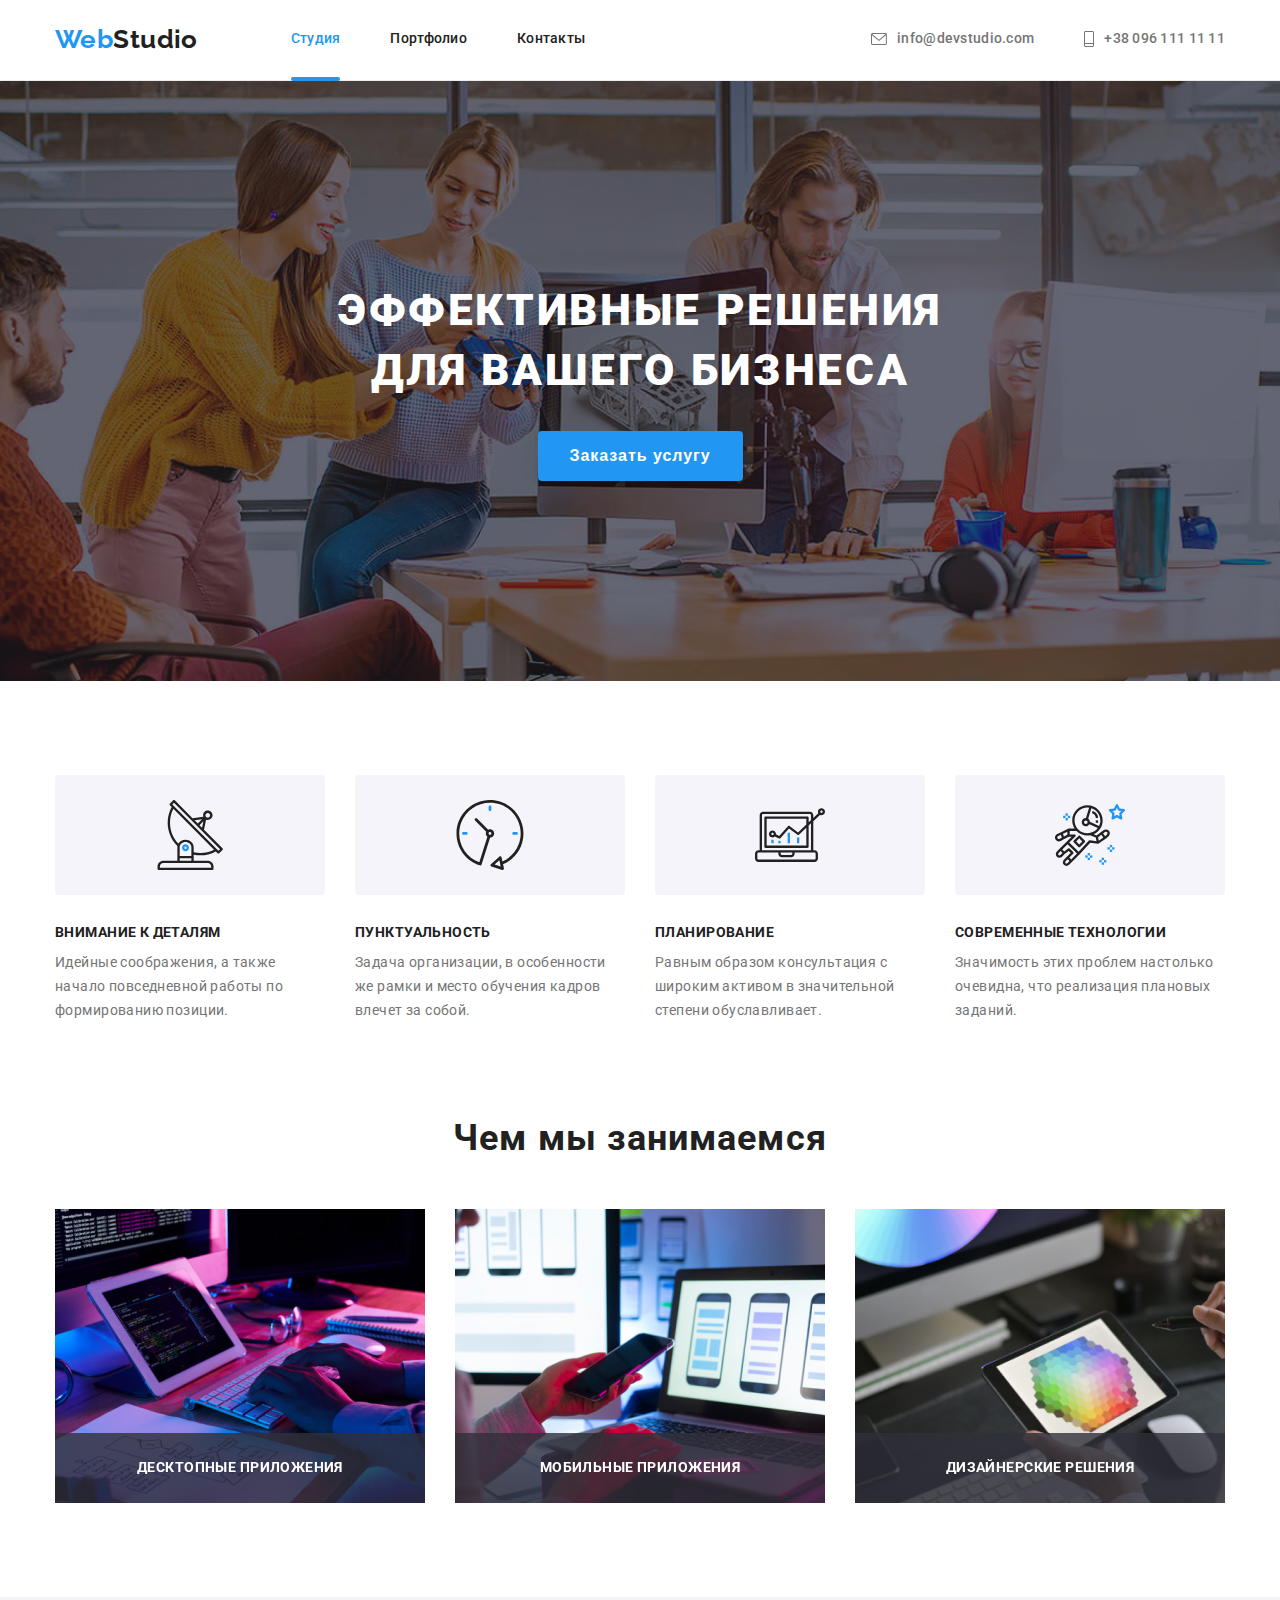
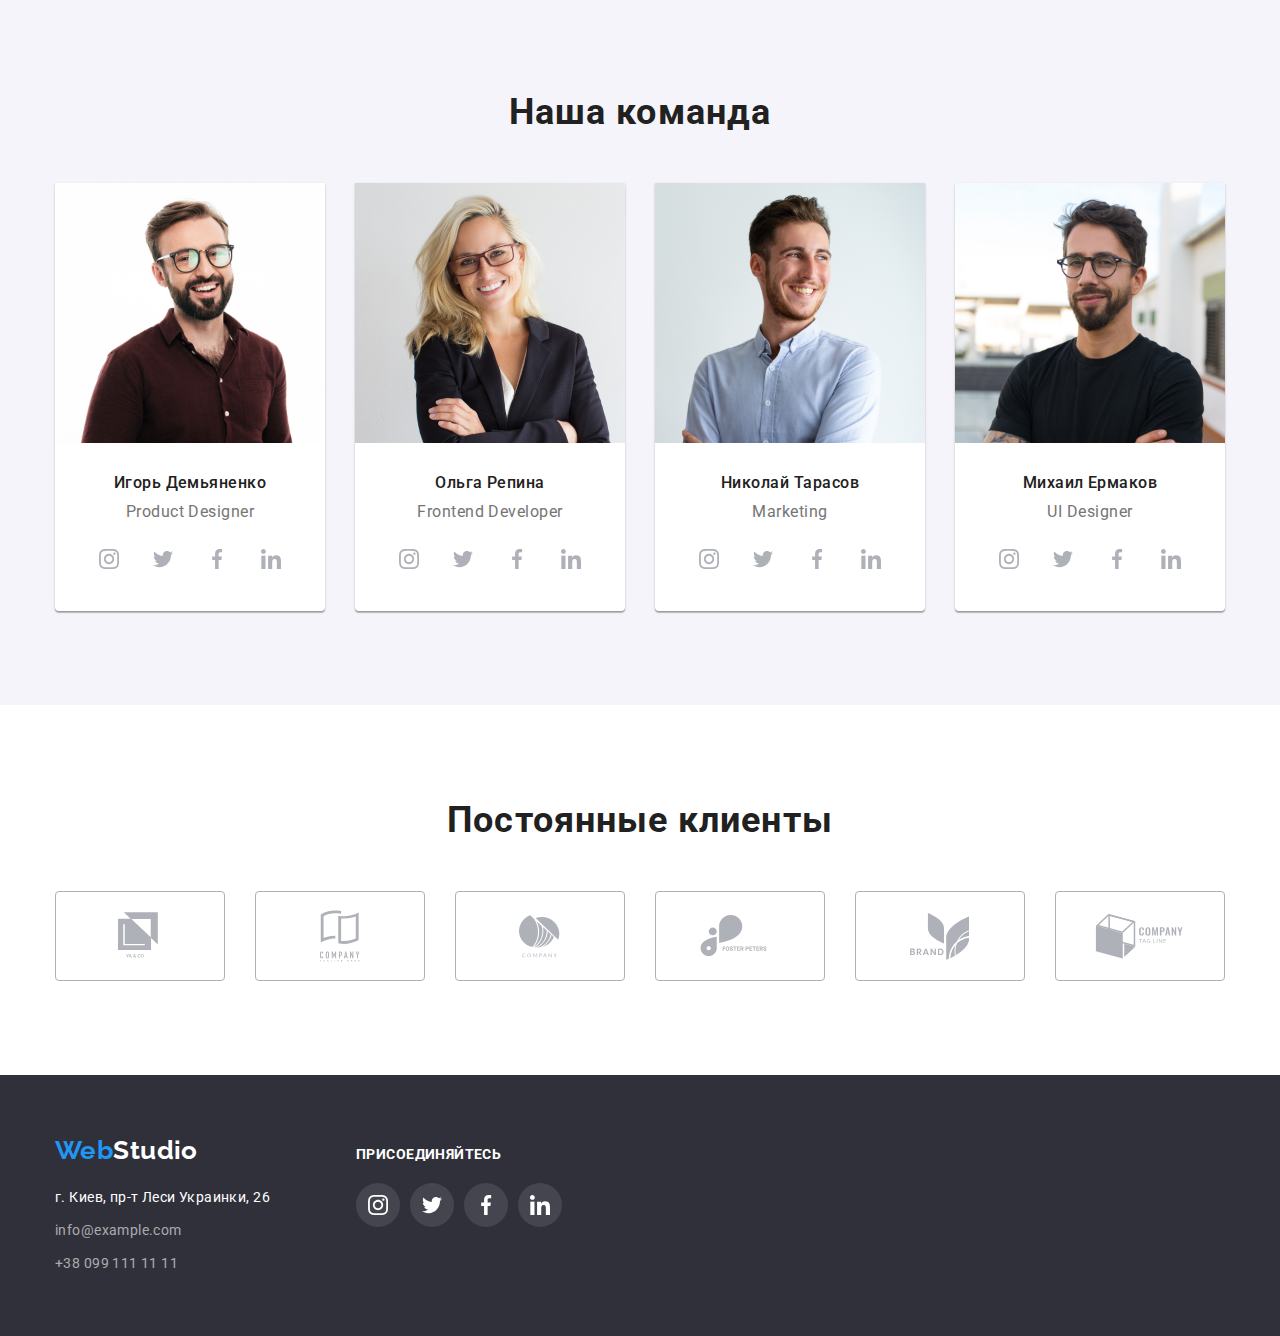
<file: index.html>
<!DOCTYPE html>
<html lang="ru">
<head>
    <meta charset="UTF-8">
    <meta name="viewport" content="width=device-width, initial-scale=1.0">
    <!--ПОДКЛЮЧЕНИЕ СТИЛЕЙ-->
    <link rel="stylesheet" href="./css/style.css">
    <link rel="preconnect" href="https://fonts.gstatic.com">
    <link href="https://fonts.googleapis.com/css2?family=Raleway:wght@700&family=Roboto:wght@400;500;700;900&display=swap" rel="stylesheet" />
    <link rel="stylesheet" href="./css/modern-normalize.css">

    <title>WebStudio</title>

</head>

<body>
    <!-- Шапка сайта -->

    <header>
        <div class="container nav">
            <nav class="main-nav">
                <a class="header-logo" href="./index.html">
                    <span>Web</span>
                    <span class="studio">Studio</span></a>
                <ul class="site-nav">
                    <li><a class="link current" href="./index.html">Студия</a></li>
                    <li><a class="link" href="./portfolio.html">Портфолио</a></li>
                    <li><a class="link" href="">Контакты</a></li>
                </ul>
            </nav>
            <ul class="contacts-header">
                <li class="item">
                    <a class="link" href="mailto:info@devstudio.com">
                        <svg class="contact-icon" width="16" height="12">
                            <use href="./images/symbol-defs.svg#envelope"></use>
                        </svg>
                        info@devstudio.com
                    </a>
                </li>
                <li class="item">
                    <a class="link" href="tell:+380961111111">
                        <svg width="10" height="16">
                            <use href="./images/symbol-defs.svg#phone"></use>
                        </svg>
                        +38 096 111 11 11
                    </a>
                </li>
            </ul>
        </div>
    </header>

    <main>
    <!-- Герой -->
        <section class="hero">
            <h1 class="hero-title">Эффективные решения<br> для вашего бизнеса</h1>
            <button type="button" class="hero-buton" data-modal-open>Заказать услугу</button>
            <div class="backdrop is-hidden" data-modal>
                <div class="modal">
                    <button type="button" data-modal-close>
                        <svg width="11" height="11">
                            <use href="./images/symbol-defs.svg#close"></use>
                        </svg>
                    </button>
                </div>
            </div>
        </section>
    <!-- Особенности -->
        <section class="features section">
            <div class="container">
                <h2 class="section-title hidden">Особенности</h2>
                <ul class="features-list">
                    <li>
                        <div>
                            <svg width="70" height="70">
                            <use href="./images/symbol-defs.svg#antenna"></use>
                        </svg>
                        </div>
                        <h3>Внимание к деталям</h3>
                        <p>Идейные соображения, а также начало повседневной работы по формированию позиции.</p>
                    </li>
                    <li>
                        <div>
                            <svg width="70" height="70">
                                <use href="./images/symbol-defs.svg#clock"></use>
                            </svg>
                        </div>
                        <h3>Пунктуальность</h3>
                        <p>Задача организации, в особенности же рамки и место обучения кадров влечет за собой.</p>
                    </li>
                    <li>
                        <div>
                            <svg width="70" height="70">
                                <use href="./images/symbol-defs.svg#diagram"></use>
                            </svg>
                        </div>
                        <h3>Планирование</h3>
                        <p>Равным образом консультация с широким активом в значительной степени обуславливает.</p>
                    </li>
                    <li>
                        <div>
                            <svg width="70" height="70">
                                <use href="./images/symbol-defs.svg#astronaut"></use>
                            </svg>
                        </div>
                        <h3>Современные технологии</h3>
                        <p>Значимость этих проблем настолько очевидна, что реализация плановых заданий.</p>
                    </li>
                </ul>
            </div>
        </section>
    <!-- Чем мы занимаемся -->
        <section class="our-directions section">
            <div class="container">
                <h2 class="section-title">Чем мы занимаемся</h2>
                <ul class="directions-list">
                    <li>
                        <p class="direction-overlay">Десктопные приложения </p>
                        <img src="./images/img_1.png" alt="technology1" width="370" />
                    </li>
                    <li>
                        <p class="direction-overlay">Мобильные приложения</p>
                        <img src="./images/img_2.png" alt="technology2" width="370" />
                    </li>
                    <li>
                        <p class="direction-overlay">Дизайнерские решения</p>
                        <img src="./images/img_3.png" alt="technology3" width="370" />
                    </li>
                </ul>
            </div>
        </section>
    <!-- Наша команда -->
        <section class="team section">
            <div class="container">  
                <h2 class="section-title">Наша команда</h2>
                <ul class="team-list">
                    <li>
                        <img src="./images/Product_Designer.jpg" alt="Игорь Демьяненко" width="270" />
                        <div class="team-container">
                            <h3>Игорь Демьяненко</h3>
                            <p>Product Designer</p>
                        </div>
                        <div class="social-container">
                            <ul class="social-icon">
                                <li>
                                    <a href="">
                                        <svg width="20" height="20">
                                            <use href="./images/symbol-defs.svg#instagram"></use>
                                        </svg>
                                    </a>
                                </li>
                                <li>
                                    <a href="">
                                        <svg width="20" height="20">
                                            <use href="./images/symbol-defs.svg#twitter"></use>
                                        </svg>
                                    </a>
                                </li>
                                <li>
                                    <a href="">
                                        <svg width="20" height="20">
                                            <use href="./images/symbol-defs.svg#facebook"></use>
                                        </svg>
                                    </a>
                                </li>
                                <li>
                                    <a href="">
                                        <svg width="20" height="20">
                                            <use href="./images/symbol-defs.svg#linkedin"></use>
                                        </svg>
                                    </a>
                                </li>
                            </ul> 
                        </div>
                    </li>
                    <li>
                        <img src="./images/Frontend_Developer.jpg" alt="Ольга Репина" width="270" />
                        <div class="team-container">
                            <h3 class="team-title">Ольга Репина</h3>
                            <p>Frontend Developer</p>
                            <div class="social-container">
                                <ul class="social-icon">
                                    <li>
                                        <a href="">
                                            <svg width="20" height="20">
                                                <use href="./images/symbol-defs.svg#instagram"></use>
                                            </svg>
                                        </a>
                                    </li>
                                    <li>
                                        <a href="">
                                            <svg width="20" height="20">
                                                <use href="./images/symbol-defs.svg#twitter"></use>
                                            </svg>
                                        </a>
                                    </li>
                                    <li>
                                        <a href="">
                                            <svg width="20" height="20">
                                                <use href="./images/symbol-defs.svg#facebook"></use>
                                            </svg>
                                        </a>
                                    </li>
                                    <li>
                                        <a href="">
                                            <svg width="20" height="20">
                                                <use href="./images/symbol-defs.svg#linkedin"></use>
                                            </svg>
                                        </a>
                                    </li>
                                </ul>
                            </div>
                        </div>
                    </li>
                    <li>
                        <img src="./images/Marketing.jpg" alt="Николай Тарасов" width="270" />
                        <div class="team-container">
                            <h3 class="team-title">Николай Тарасов</h3>
                            <p>Marketing</p>
                            <div class="social-container">
                                <ul class="social-icon">
                                    <li>
                                        <a href="">
                                            <svg width="20" height="20">
                                                <use href="./images/symbol-defs.svg#instagram"></use>
                                            </svg>
                                        </a>
                                    </li>
                                    <li>
                                        <a href="">
                                            <svg width="20" height="20">
                                                <use href="./images/symbol-defs.svg#twitter"></use>
                                            </svg>
                                        </a>
                                    </li>
                                    <li>
                                        <a href="">
                                            <svg width="20" height="20">
                                                <use href="./images/symbol-defs.svg#facebook"></use>
                                            </svg>
                                        </a>
                                    </li>
                                    <li>
                                        <a href="">
                                            <svg width="20" height="20">
                                                <use href="./images/symbol-defs.svg#linkedin"></use>
                                            </svg>
                                        </a>
                                    </li>
                                </ul>
                            </div>
                        </div>
                    </li>
                    <li>
                        <img src="./images/UI_Designer.jpg" alt="Михаил Ермаков" width="270" />
                        <div class="team-container">
                            <h3 class="team-title">Михаил Ермаков</h3>
                            <p>UI Designer</p>
                            <div class="social-container">
                                <ul class="social-icon">
                                    <li>
                                        <a href="">
                                            <svg width="20" height="20">
                                                <use href="./images/symbol-defs.svg#instagram"></use>
                                            </svg>
                                        </a>
                                    </li>
                                    <li>
                                        <a href="">
                                            <svg width="20" height="20">
                                                <use href="./images/symbol-defs.svg#twitter"></use>
                                            </svg>
                                        </a>
                                    </li>
                                    <li>
                                        <a href="">
                                            <svg width="20" height="20">
                                                <use href="./images/symbol-defs.svg#facebook"></use>
                                            </svg>
                                        </a>
                                    </li>
                                    <li>
                                        <a href="">
                                            <svg width="20" height="20">
                                                <use href="./images/symbol-defs.svg#linkedin"></use>
                                            </svg>
                                        </a>
                                    </li>
                                </ul>
                            </div>
                        </div>
                    </li>
                </ul>
            </div>
        </section>
    <!--Постоянные клиенты-->
        <section class="client section">
            <div class="container">
                <h2 class="section-title">Постоянные клиенты</h2>
                <ul class="client-list">
                    <li>
                        <a href="">
                            <svg width="44" height="49">
                                <use href="./images/symbol-defs.svg#logo_1"></use>
                            </svg>
                        </a>
                    </li>
                    <li>
                        <a href="">
                        <svg width="40" height="52">
                            <use href="./images/symbol-defs.svg#logo_2"></use>
                        </svg>
                        </a>
                    </li>
                    <li>
                        <a href="">
                        <svg width="41" height="43">
                            <use href="./images/symbol-defs.svg#logo_3"></use>
                        </svg>
                        </a>
                    </li>
                    <li>
                        <a href="">
                        <svg width="80" height="42">
                            <use href="./images/symbol-defs.svg#logo_4"></use>
                        </svg>
                        </a>
                    </li>
                    <li>
                        <a href="">
                        <svg width="59" height="47">
                            <use href="./images/symbol-defs.svg#logo_5"></use>
                        </svg>
                        </a>
                    </li>
                    <li>
                        <a href="">
                        <svg width="89" height="45">
                            <use href="./images/symbol-defs.svg#logo_6"></use>
                        </svg>
                        </a>
                    </li>
                </ul>
            </div>
        </section>
    </main>
    <!--Подвал-->
    <footer class="fooder">
        <div class="container">
            <div class="info">
                <a class="fooder-logo" href="./index.html">
                    <span>Web</span>
                    <span class="studio">Studio</span>
                </a>
                <address class="addres"> г. Киев, пр-т Леси Украинки, 26</address>
                <ul class="contacts-fooder">
                    <li><a href="mailto:info@devstudio.com">info@example.com</a></li>
                    <li><a href="tell:+380961111111">+38 099 111 11 11</a></li>
                </ul>
            </div>
            <div class="social-container">
                <p>Присоединяйтесь</p>
                <ul class="social-icon">
                    <li>
                        <a href="">
                            <svg width="20" height="20">
                                <use href="./images/symbol-defs.svg#instagram"></use>
                            </svg>
                        </a>
                    </li>
                    <li>
                        <a href="">
                            <svg width="20" height="20">
                                <use href="./images/symbol-defs.svg#twitter"></use>
                            </svg>
                        </a>
                    </li>
                    <li>
                        <a href="">
                            <svg width="20" height="20">
                                <use href="./images/symbol-defs.svg#facebook"></use>
                            </svg>
                        </a>
                    </li>
                    <li>
                        <a href="">
                            <svg width="20" height="20">
                                <use href="./images/symbol-defs.svg#linkedin"></use>
                            </svg>
                        </a>
                    </li>
                </ul>
            </div>
        </div>
    </footer>
    <script src="./js/modal.js"></script>
</body>
</html>
</file>
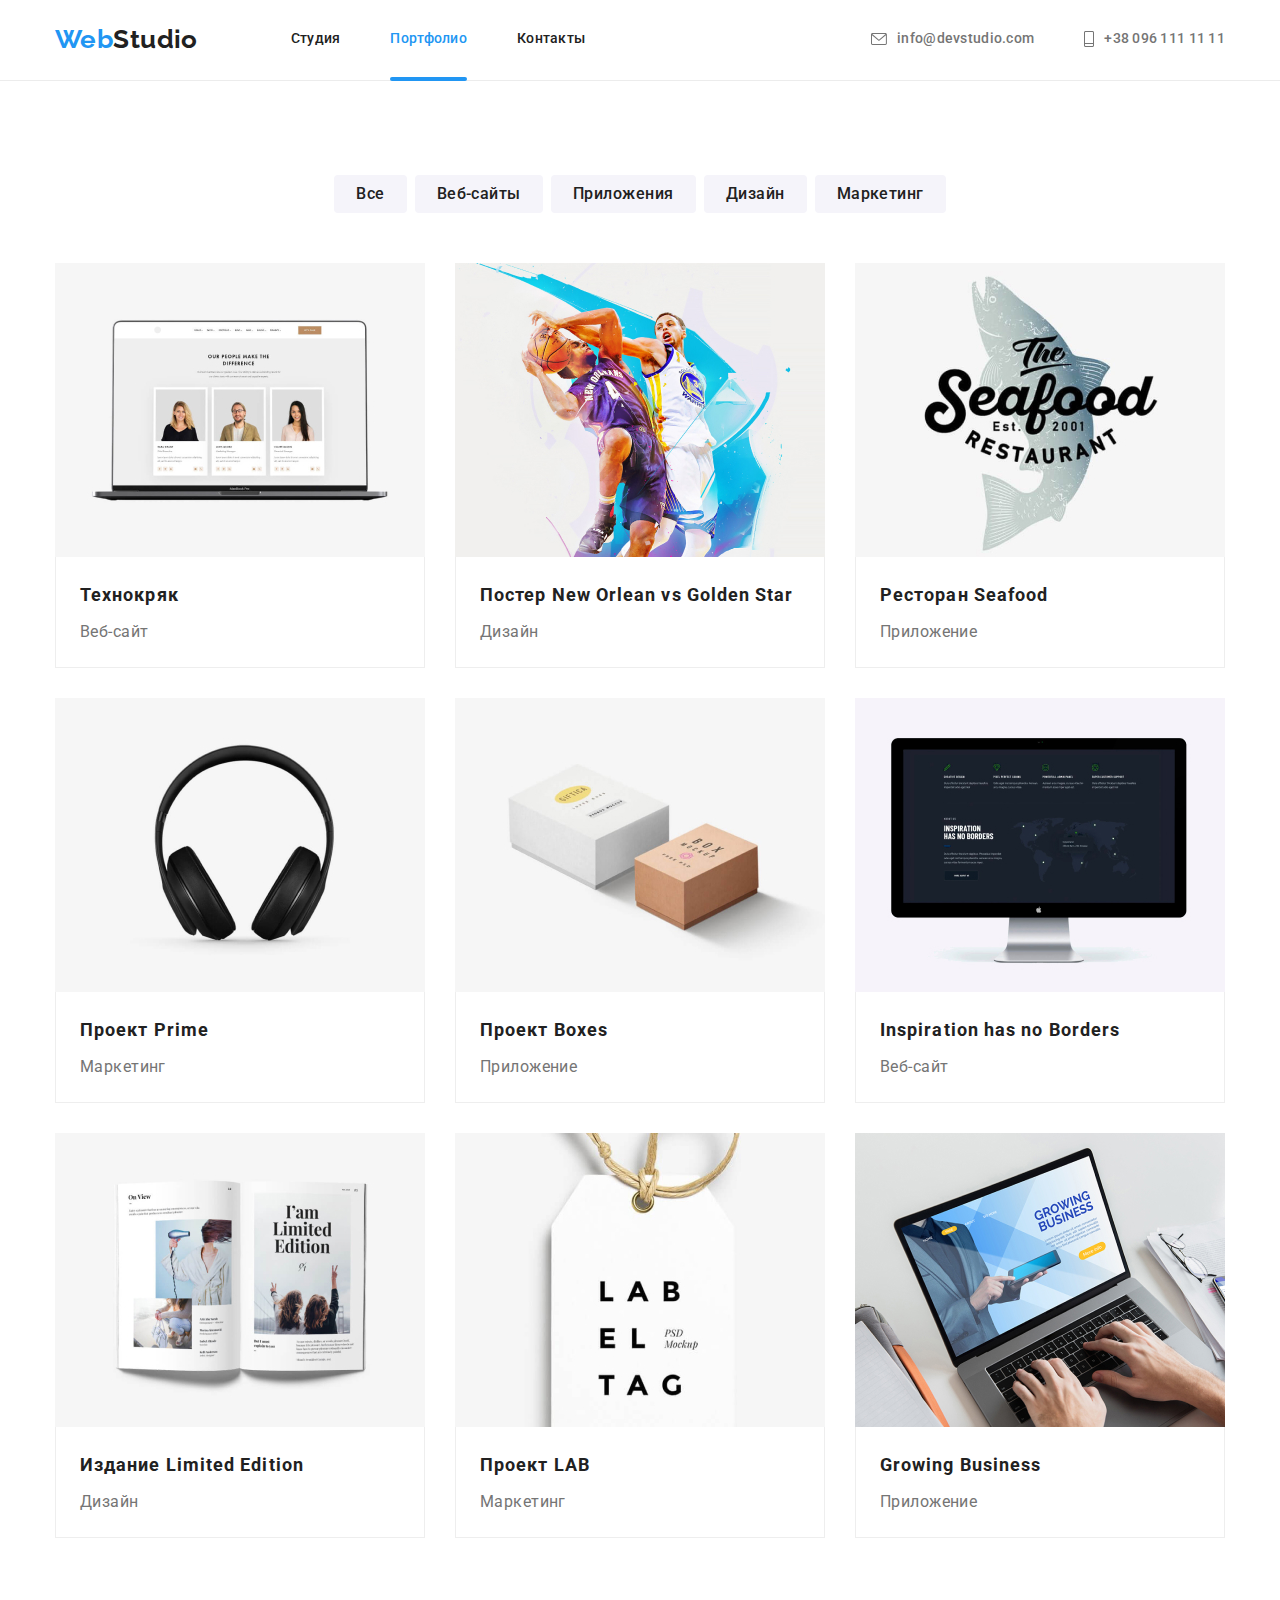
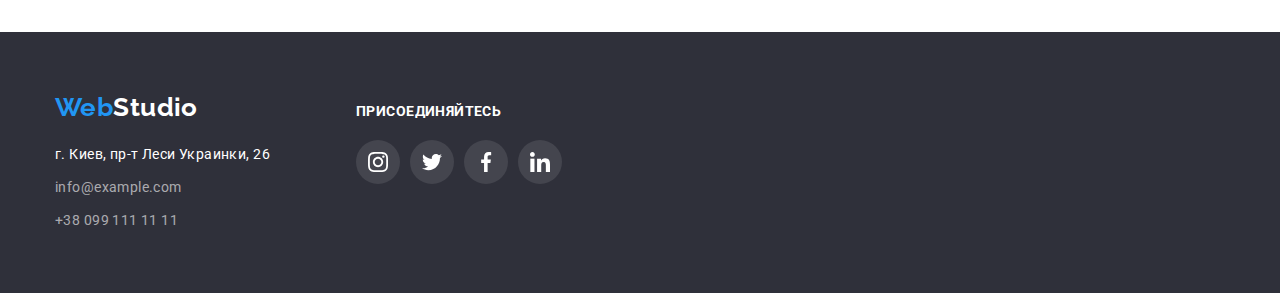
<file: portfolio.html>
<!DOCTYPE html>
<html lang="ru">
<head>
    <meta charset="UTF-8">
    <meta name="viewport" content="width=device-width, initial-scale=1.0">
    <!--ПОДКЛЮЧЕНИЕ СТИЛЕЙ-->
    <link rel="stylesheet" href="./css/style.css">
    <link rel="preconnect" href="https://fonts.gstatic.com">
    <link href="https://fonts.googleapis.com/css2?family=Raleway:wght@700&family=Roboto:wght@400;500;700;900&display=swap" rel="stylesheet" />
    <link rel="stylesheet" href="./css/modern-normalize.css">

    <title>WebStudio</title>

</head>

<body>
    <!-- Шапка сайта -->

    <header>
        <div class="container nav">
            <nav class="main-nav">
                <a class="header-logo" href="./index.html">
                    <span>Web</span>
                    <span class="studio">Studio</span></a>
                <ul class="site-nav">
                    <li class="item">
                        <a class="link" href="./index.html">Студия</a>
                    </li>
                    <li class="item">
                        <a class="link current" href="./portfolio.html">Портфолио</a>
                    </li>
                    <li class="item">
                        <a class="link" href="">Контакты</a>
                    </li>
                </ul>
            </nav>
            <ul class="contacts-header">
                <li class="item">
                    <a class="link" href="mailto:info@devstudio.com">
                        <svg class="contact-icon" width="16" height="12">
                            <use href="./images/symbol-defs.svg#envelope"></use>
                        </svg>
                        info@devstudio.com
                    </a>
                </li>
                <li class="item">
                    <a class="link" href="tell:+380961111111">
                        <svg width="10" height="16">
                            <use href="./images/symbol-defs.svg#phone"></use>
                        </svg>
                        +38 096 111 11 11
                    </a>
                </li>
            </ul>
        </div>
    </header>
    <!--Портфолио-->
    <main>
        <section class="section porfolio">
            <div class="container">
                <h1 class="section-title hidden">Портфолио</h1>
                <ul class="content-selector list">
                    <li><button type="button">Все</button></li>
                    <li><button type="button">Веб-сайты</button></li>
                    <li><button type="button">Приложения</button></li>
                    <li><button type="button">Дизайн</button></li>
                    <li><button type="button">Маркетинг</button></li>
                </ul>
                <!--Весь контент-->
                <ul class="content-list">
                    <li class="projects">
                        <a class="project-link" href="">
                            <div class="project-thump">
                                <img src="./images/technocrack.jpg" alt="Технокряк" width="370"/>
                                <p class="project-overlay">Технокряк это современная площадка распространения коронавируса. Компании используют эту платформу для цифрового
                                шпионажа и атак на защищённые сервера конкурентов.</p>
                            </div>
                            <div class="project-content">
                                <h2>Технокряк</h2>
                                <p>Веб-сайт</p>
                            </div>
                        </a>
                    </li>
                    <li class="projects">
                        <a class="project-link" href="">
                            <div class="project-thump">
                                <img src="./images/new_orlean_vs_golden_star.jpg" alt="Постер New Orlean vs Golden Star" width="370" />
                                <p class="project-overlay">Технокряк это современная площадка распространения коронавируса. Компании используют эту
                                    платформу для цифрового
                                    шпионажа и атак на защищённые сервера конкурентов.</p>
                            </div>
                            <div class="project-content">
                                <h2>Постер New Orlean vs Golden Star</h2>
                                <p>Дизайн</p>
                            </div>
                        </a>
                    </li>
                    <li class="projects">
                        <a class="project-link" href="">
                            <div class="project-thump">
                                <img src="./images/seafood_restaurant.jpg" alt="Ресторан Seafood" width="370" />
                                <p class="project-overlay">Технокряк это современная площадка распространения коронавируса. Компании используют эту
                                    платформу для цифрового
                                    шпионажа и атак на защищённые сервера конкурентов.</p>
                            </div>
                            <div class="project-content">
                                <h2> Ресторан Seafood</h2>
                                <p>Приложение</p>
                            </div>
                        </a>
                    </li>
                    <li class="projects">
                        <a class="project-link" href="">
                            <div class="project-thump">
                                <img src="./images/prime_project.jpg" alt="Проект Prime" width="370" />
                                <p class="project-overlay">Технокряк это современная площадка распространения коронавируса. Компании используют эту
                                    платформу для цифрового
                                    шпионажа и атак на защищённые сервера конкурентов.</p>
                            </div>
                            <div class="project-content">
                                <h2>Проект Prime</h2>
                                <p>Маркетинг</p>
                            </div>
                        </a>
                    </li>
                    <li class="projects">
                        <a class="project-link" href="">
                            <div class="project-thump">
                                <img src="./images/boxes_project.jpg" alt="Проект Boxes" width="370" />
                                <p class="project-overlay">Технокряк это современная площадка распространения коронавируса. Компании используют эту
                                    платформу для цифрового
                                    шпионажа и атак на защищённые сервера конкурентов.</p>
                            </div>
                            <div class="project-content">
                                <h2>Проект Boxes</h2>
                                <p>Приложение</p>
                            </div>
                        </a>
                    </li>
                    <li class="projects">
                        <a class="project-link" href="">
                            <div class="project-thump">
                                <img src="./images/inspiration_has_no_borders.jpg" alt="Inspiration has no Borders" width="370" />
                                <p class="project-overlay">Технокряк это современная площадка распространения коронавируса. Компании используют эту
                                    платформу для цифрового
                                    шпионажа и атак на защищённые сервера конкурентов.</p>
                            </div>
                            <div class="project-content">
                                <h2>Inspiration has no Borders</h2>
                                <p>Веб-сайт</p>
                            </div>
                        </a>
                    </li>
                    <li class="projects">
                        <a class="project-link" href="">
                            <div class="project-thump">
                                <img src="./images/limited_edition.jpg" alt="Издание Limited Edition" width="370" />
                                <p class="project-overlay">Технокряк это современная площадка распространения коронавируса. Компании используют эту
                                    платформу для цифрового
                                    шпионажа и атак на защищённые сервера конкурентов.</p>
                            </div>
                            <div class="project-content">
                                <h2>Издание Limited Edition</h2>
                                <p>Дизайн</p>
                            </div>
                        </a>
                    </li>
                    <li class="projects">
                        <a class="project-link" href="">
                            <div class="project-thump">
                                <img src="./images/lab_project.jpg" alt="Проект LAB" width="370" />
                                <p class="project-overlay">Технокряк это современная площадка распространения коронавируса. Компании используют эту
                                    платформу для цифрового
                                    шпионажа и атак на защищённые сервера конкурентов.</p>
                            </div>
                            <div class="project-content">
                                <h2>Проект LAB</h2>
                                <p>Маркетинг</p>
                            </div>
                        </a>
                    </li>
                    <li class="projects">
                        <a class="project-link" href="">
                            <div class="project-thump">
                                <img src="./images/growing_business.jpg" alt="Growing Business" width="370" />
                                <p class="project-overlay">Технокряк это современная площадка распространения коронавируса. Компании используют эту
                                    платформу для цифрового
                                    шпионажа и атак на защищённые сервера конкурентов.</p>
                            </div>
                            <div class="project-content">
                                <h2>Growing Business</h2>
                                <p>Приложение</p>
                            </div>
                        </a>
                    </li>
                </ul>
            </div>
        </section>
    </main>

    <!--Подвал-->
    
    <footer class="fooder">
        <div class="container">
            <div class="info">
                <a class="fooder-logo" href="./index.html">
                    <span>Web</span>
                    <span class="studio">Studio</span>
                </a>
                <address class="addres"> г. Киев, пр-т Леси Украинки, 26</address>
                <ul class="contacts-fooder">
                    <li><a href="mailto:info@devstudio.com">info@example.com</a></li>
                    <li><a href="tell:+380961111111">+38 099 111 11 11</a></li>
                </ul>
            </div>
            <div class="social-container">
                <p>Присоединяйтесь</p>
                <ul class="social-icon">
                    <li>
                        <a href="">
                            <svg width="20" height="20">
                                <use href="./images/symbol-defs.svg#instagram"></use>
                            </svg>
                        </a>
                    </li>
                    <li>
                        <a href="">
                            <svg width="20" height="20">
                                <use href="./images/symbol-defs.svg#twitter"></use>
                            </svg>
                        </a>
                    </li>
                    <li>
                        <a href="">
                            <svg width="20" height="20">
                                <use href="./images/symbol-defs.svg#facebook"></use>
                            </svg>
                        </a>
                    </li>
                    <li>
                        <a href="">
                            <svg width="20" height="20">
                                <use href="./images/symbol-defs.svg#linkedin"></use>
                            </svg>
                        </a>
                    </li>
                </ul>
            </div>
        </div>
    </footer>
    </body>
    
    </html>
</file>
<file: css/style.css>
:root {
  --main-color: #ffffff;
  --primary-text-color: #757575;
  --title-text-color: #212121;
  --accent-color: #2196f3;
  --footer-contacts-text-color: rgba(255, 255, 255, 0.6);
  --main-dark-gray-color: #2f303a;
  --main-light-gray-color: #f5f4fa;
  --header-stroke-color: #ececec;
  --portfolio-stroke-color: #eeeeee;
  --hero-background-color: #c4c4c4;
  --hero-overlay-color: rgba(47, 48, 58, 0.4);
  --backdrop-black-color: #00000033;
  --modal-close-button-border-color: #0000001a;
  --time-function: cubic-bezier(0.4, 0, 0.2, 1);
}

/* Общие */

body {
  color: var(--primary-text-color);
  background-color: var(--main-color);
  font-family: roboto, sans-serif;
  font-weight: 400;
  font-size: 14px;
  line-height: 1.71;
  letter-spacing: 0.03em;
}

.container {
  width: 1200px;
  margin-left: auto;
  margin-right: auto;
  padding-left: 15px;
  padding-right: 15px;
}

.section {
  padding-top: 94px;
  padding-bottom: 94px;
}

.features.section {
  padding-bottom: 0px;
}

/* HEADER */
header {
  border-bottom: 1px solid var(--header-stroke-color);
}

.nav {
  display: flex;
  justify-content: space-between;
  align-items: center;
  margin-top: 24px;
  margin-bottom: 25px;
}

/* Лого шапки и подвала */

.header-logo,
.fooder-logo {
  display: inline-flex;
  color: var(--accent-color);
  font-family: Raleway, sans-serif;
  font-weight: 700;
  font-size: 26px;
  line-height: 1.19;
}

.header-logo .studio {
  color: var(--title-text-color);
}

/* Навигация шапки */

.main-nav {
  display: flex;
  align-items: center;
}

.site-nav {
  display: flex;
  font-weight: 500;
  font-size: 14px;
  line-height: 1.14;
  letter-spacing: 0.02em;
  margin-left: 93px;
}

.site-nav li {
  margin-right: 50px;
  position: relative;
}

.site-nav .link.current,
.site-nav .link.current:hover,
.site-nav .link.current:focus,
.site-nav .link:hover,
.site-nav .link:focus {
  color: var(--accent-color);
}

.site-nav .link.current::after {
  position: absolute;
  content: '';
  bottom: -33.5px;
  left: 0;
  width: 100%;
  height: 4px;
  background-color: var(--accent-color);
  border-radius: 2px;
}

.site-nav .link {
  color: var(--title-text-color);
  transition: 250ms var(--time-function);
}

/* Контакты шапки */

.contacts-header {
  display: flex;
  align-items: center;
}

.contacts-header a {
  color: var(--primary-text-color);
  font-weight: 500;
  font-size: 14px;
  line-height: 1.14;
  letter-spacing: 0.02em;
  margin-left: 50px;
}

.contacts-header a:hover,
.contacts-header a:focus,
.contacts-fooder a:hover,
.contacts-fooder a:focus {
  color: var(--accent-color);
}

.contacts-header svg {
  margin-right: 10px;
  fill: currentColor;
}

.contacts-header .link {
  display: flex;
  align-items: center;
  transition: 250ms var(--time-function);
}

/* Герой */

.hero {
  max-width: 1600px;
  height: 600px;
  padding-top: 200px;
  margin-left: auto;
  margin-right: auto;
  text-align: center;

  background-image: linear-gradient(var(--hero-overlay-color), var(--hero-overlay-color)), url('../images/hero_img.jpg');
  background-color: var(--main-dark-gray-color);
  background-position: center;
  background-repeat: no-repeat;
  background-size: cover;
}

.hero-title {
  color: var(--main-color);
  font-weight: 900;
  font-size: 44px;
  line-height: 1.36;
  letter-spacing: 0.06em;
  margin-bottom: 30px;
  text-transform: uppercase;
}

.hero-buton {
  display: inline-block;
  background-color: var(--accent-color);
  color: var(--main-color);
  font-weight: 700;
  font-size: 16px;
  line-height: 1.87;
  letter-spacing: 0.06em;
  padding: 10px 32px;
  box-shadow: 0px 4px 4px rgba(0, 0, 0, 0.15);
  border: 0px;
  border-radius: 4px;
  min-width: 200px;
}

.section-title {
  color: var(--title-text-color);
  font-weight: 700;
  font-size: 36px;
  line-height: 1.17;
  letter-spacing: 0.03em;
  margin-bottom: 50px;
  text-align: center;
}

/* Модальное окно */

.backdrop {
  position: fixed;
  top: 0px;
  left: 0px;
  width: 100%;
  height: 100%;

  background-color: var(--backdrop-black-color);
  opacity: 1;
  transition: opacity 500ms var(--time-function);
}

.backdrop.is-hidden {
  pointer-events: none;

  opacity: 0;
}

.backdrop.is-hidden .modal {
  transform: translate(-50%, -50%) scale(0.5);
  opacity: 0;
  transition: transform 500ms var(--time-function), opacity 500ms var(--time-function);
}

.modal {
  position: absolute;
  top: 50%;
  left: 50%;
  transform: translate(-50%, -50%) scale(1);

  width: 528px;
  height: 581px;
  border-radius: 4px;

  background-color: #ffffff;
  opacity: 1;
  box-shadow: 0px 1px 3px rgba(0, 0, 0, 0.12), 0px 1px 1px rgba(0, 0, 0, 0.14), 0px 2px 1px rgba(0, 0, 0, 0.2);
}

.modal button {
  position: absolute;
  display: flex;
  justify-content: center;
  align-items: center;

  top: 8px;
  right: 8px;
  width: 30px;
  height: 30px;
  border-radius: 50%;

  fill: #000000;
  background-color: #ffffff;
  border: 1px solid var(--modal-close-button-border-color);
  transition: fill 250ms var(--time-function);
}

/* Особенности */

.section-title.hidden {
  display: none;
}

.features-list {
  display: flex;
}

.features-list div {
  display: flex;
  height: 120px;
  margin-bottom: 30px;
  border-radius: 4px;
  background-color: #f5f4fa;
  justify-content: center;
  align-items: center;
}

.features-list h3 {
  color: var(--title-text-color);
  font-weight: 700;
  font-size: 14px;
  line-height: 1.14;
  margin-bottom: 10px;
  text-transform: uppercase;
}

.features-list li {
  width: calc((100% - 90px) / 4);
}

.features-list li:not(:last-child) {
  margin-right: 30px;
}

/* Чем мы занимаемся */

.directions-list {
  display: flex;
}

.directions-list li {
  position: relative;
}

.directions-list li:not(:last-child) {
  margin-right: 30px;
}

.direction-overlay {
  position: absolute;
  bottom: 0;
  width: 100%;
  height: 70px;
  display: flex;
  justify-content: center;
  align-items: center;
  font-weight: 700;
  font-size: 14px;
  line-height: 1.14;
  letter-spacing: 0.03em;
  text-transform: uppercase;
  color: var(--main-color);
  background-color: rgba(47, 48, 58, 0.8);
}

/* Секция Наша Команда */

.team.section {
  background-color: var(--main-light-gray-color);
}

.team-list {
  display: flex;
}

.team-list > li {
  box-shadow: 0px 1px 3px rgba(0, 0, 0, 0.12), 0px 1px 1px rgba(0, 0, 0, 0.14), 0px 2px 1px rgba(0, 0, 0, 0.2);
  border-radius: 0px 0px 4px 4px;
  background-color: var(--main-color);
  text-align: center;
}

.team-list li:not(:last-child) {
  margin-right: 30px;
}

.team-list h3 {
  margin-top: 30px;
  margin-bottom: 10px;
  color: var(--title-text-color);
  font-weight: 500;
  font-size: 16px;
  line-height: 1.19;
  letter-spacing: 0.03em;
}

.team-list p {
  margin-bottom: 16px;
  font-size: 16px;
  line-height: 1.19;
  letter-spacing: 0.03em;
}

.social-container .social-icon {
  display: flex;
  justify-content: center;
  margin-bottom: 30px;
}

.social-icon li:not(:last-child) {
  margin-right: 10px;
}

.social-icon a {
  display: flex;
  justify-content: center;
  align-items: center;

  width: 44px;
  height: 44px;
  border-radius: 50%;

  fill: var(--main-color);
  background-color: rgba(255, 255, 255, 0.1);
  transition: 250ms var(--time-function);
}

.team .social-icon a {
  display: flex;
  justify-content: center;
  align-items: center;

  width: 44px;
  height: 44px;
  border-radius: 50%;

  fill: #afb1b8;
  background-color: var(--main-color);
  transition: 250ms var(--time-function), background-color 250ms var(--time-function);
}

.social-icon a:hover,
.social-icon a:focus {
  fill: var(--main-color);
  background-color: var(--accent-color);
}

/* Постоянные клиенты */

.client-list {
  display: flex;
}

.client-list li:not(:last-child) {
  margin-right: 30px;
}

.client-list li {
  display: flex;
  width: calc((100% - 150px) / 6);
}

.client-list a {
  display: flex;
  justify-content: center;
  align-items: center;

  width: 100%;
  height: 90px;

  fill: #afb1b8;
  border: 1px solid #afb1b8;
  border-radius: 4px;
  transition: 250ms var(--time-function);
}

.client-list a:hover,
.client-list a:focus {
  fill: var(--accent-color);
  border: 1px solid var(--accent-color);
}

/* Подвал */

.fooder {
  background-color: var(--main-dark-gray-color);
  padding-top: 60px;
  padding-bottom: 60px;
  height: 252;
}

.fooder .container {
  display: flex;
  align-items: baseline;
}

.fooder-logo {
  margin-bottom: 20px;
}

.fooder-logo .studio {
  color: var(--main-color);
}

.contacts-fooder li {
  margin-top: 9px;
}

.fooder .addres {
  color: var(--main-color);
}

.contacts-fooder a {
  color: var(--footer-contacts-text-color);
  transition: 250ms var(--time-function);
}

.fooder .info {
  margin-right: 86px;
}

.fooder .social-icon {
  display: flex;
}

.fooder .social-container p {
  margin-bottom: 20px;
  font-weight: 700;
  font-size: 14px;
  line-height: 1.14;
  letter-spacing: 0.03em;
  text-transform: uppercase;
  color: var(--main-color);
}

/* Портфолио */

.content-selector {
  display: flex;
  justify-content: center;
  margin-bottom: 50px;
}

.content-selector li:not(:last-child) {
  margin-right: 8px;
}

.content-selector button {
  display: inline-block;
  color: var(--title-text-color);
  background-color: var(--main-light-gray-color);
  font-family: roboto;
  font-weight: 500;
  font-size: 16px;
  line-height: 1.62;
  border-radius: 4px;
  padding: 6px 22px;
  border: 0px;
  letter-spacing: 0.03em;
  transition: 250ms var(--time-function), background-color 250ms var(--time-function);
}

.content-selector button:hover,
.content-selector button:focus {
  background-color: var(--accent-color);
  color: var(--main-color);
  box-shadow: 0px 3px 1px rgba(0, 0, 0, 0.1), 0px 1px 2px rgba(0, 0, 0, 0.08), 0px 2px 2px rgba(0, 0, 0, 0.12);
}

.content-list {
  display: flex;
  flex-wrap: wrap;
}

.project-content {
  border-right: 1px solid var(--portfolio-stroke-color);
  border-bottom: 1px solid var(--portfolio-stroke-color);
  border-left: 1px solid var(--portfolio-stroke-color);
  padding: 20px 24px;
}

.content-list .projects {
  margin-right: 30px;
  margin-bottom: 30px;
}

.projects a:hover,
.projects a:focus {
  display: block;
  box-shadow: 0px 1px 1px rgba(0, 0, 0, 0.12), 0px 4px 4px rgba(0, 0, 0, 0.06), 1px 4px 6px rgba(0, 0, 0, 0.16);
}

.content-list .projects:nth-child(3n) {
  margin-right: 0px;
}

.content-list .projects:nth-last-child(-n + 3) {
  margin-bottom: 0px;
}

.project-content h2 {
  color: var(--title-text-color);
  font-weight: 700;
  font-size: 18px;
  line-height: 2;
  letter-spacing: 0.06em;
  margin-bottom: 4px;
}

.project-thump {
  position: relative;
  overflow: hidden;
}

.project-overlay {
  position: absolute;
  top: 0;
  left: 0;
  margin-top: 0;
  margin-bottom: 110px;
  padding: 63px 24px;
  font-weight: 400;
  font-size: 18px;
  line-height: 1.56;
  letter-spacing: 0.03em;
  color: #fff;
  background-color: rgba(33, 150, 243, 0.9);
  transform: translateY(100%);
  transition: transform 250ms var(--time-function);
}

.project-link:hover .project-overlay,
.project-link:focus .project-overlay {
  transform: translateY(0);
}

.project-content p {
  color: var(--primary-text-color);
  font-size: 16px;
  line-height: 1.88;
}
</file>
